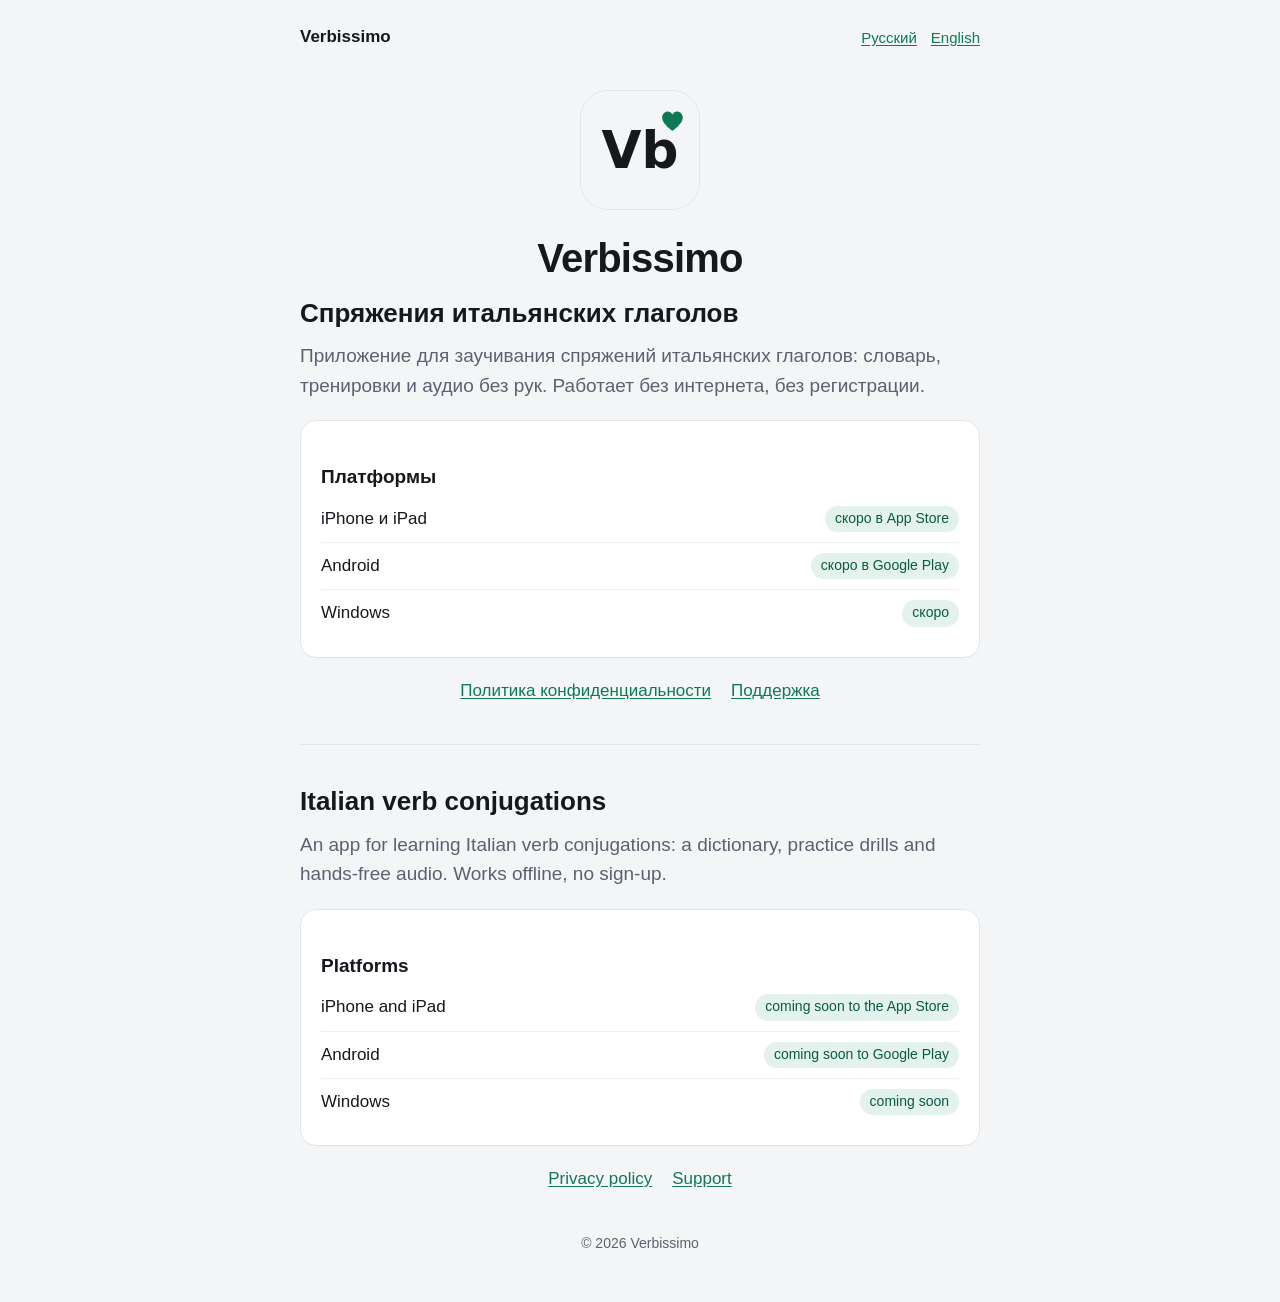
<file: docs/index.html>
<!doctype html>
<html lang="ru">
<head>
<meta charset="utf-8">
<meta name="viewport" content="width=device-width, initial-scale=1">
<title>Verbissimo — итальянские глаголы / Italian verbs</title>
<meta name="description" content="Verbissimo — офлайн-приложение для заучивания спряжений итальянских глаголов. An offline app for learning Italian verb conjugations.">
<meta name="color-scheme" content="light dark">
<link rel="icon" href="assets/icon.svg" type="image/svg+xml">
<link rel="stylesheet" href="assets/site.css">
</head>
<body>
<a class="skip" href="#ru">К содержанию / Skip to content</a>
<div class="wrap">
<header class="top">
  <span class="brand">Verbissimo</span>
  <nav class="langs" aria-label="Язык / Language">
    <a href="#ru" hreflang="ru">Русский</a>
    <a href="#en" hreflang="en" lang="en">English</a>
  </nav>
</header>

<main>
<div class="hero">
  <svg xmlns="http://www.w3.org/2000/svg" viewBox="0 0 160 160" role="img" aria-label="Verbissimo">
    <rect width="160" height="160" fill="#F4F5F7"/>
    <text x="80" y="104" text-anchor="middle" font-family="Space Grotesk, -apple-system, system-ui, Segoe UI, Roboto, sans-serif" font-weight="700" font-size="70" fill="#16181D">Vb</text>
    <path d="M0 6 C0 -2 10 -6 14 2 C18 -6 28 -2 28 6 C28 15 14 24 14 24 C14 24 0 15 0 6 Z" transform="translate(110 30)" fill="#0E7A55"/>
  </svg>
  <h1>Verbissimo</h1>
</div>

<section id="ru" lang="ru" aria-labelledby="ru-title">
  <h2 id="ru-title">Спряжения итальянских глаголов</h2>
  <p class="lead">Приложение для заучивания спряжений итальянских глаголов: словарь, тренировки и аудио без рук. Работает без интернета, без регистрации.</p>
  <div class="card">
    <h3>Платформы</h3>
    <ul class="platforms">
      <li><span>iPhone и iPad</span><span class="badge">скоро в App Store</span></li>
      <li><span>Android</span><span class="badge">скоро в Google Play</span></li>
      <li><span>Windows</span><span class="badge">скоро</span></li>
    </ul>
  </div>
  <p class="links"><a href="privacy/">Политика конфиденциальности</a> <a href="support/">Поддержка</a></p>
</section>

<hr>

<section id="en" lang="en" aria-labelledby="en-title">
  <h2 id="en-title">Italian verb conjugations</h2>
  <p class="lead">An app for learning Italian verb conjugations: a dictionary, practice drills and hands-free audio. Works offline, no sign-up.</p>
  <div class="card">
    <h3>Platforms</h3>
    <ul class="platforms">
      <li><span>iPhone and iPad</span><span class="badge">coming soon to the App Store</span></li>
      <li><span>Android</span><span class="badge">coming soon to Google Play</span></li>
      <li><span>Windows</span><span class="badge">coming soon</span></li>
    </ul>
  </div>
  <p class="links"><a href="privacy/#en">Privacy policy</a> <a href="support/#en">Support</a></p>
</section>
</main>

<footer>© 2026 Verbissimo</footer>
</div>
</body>
</html>
</file>
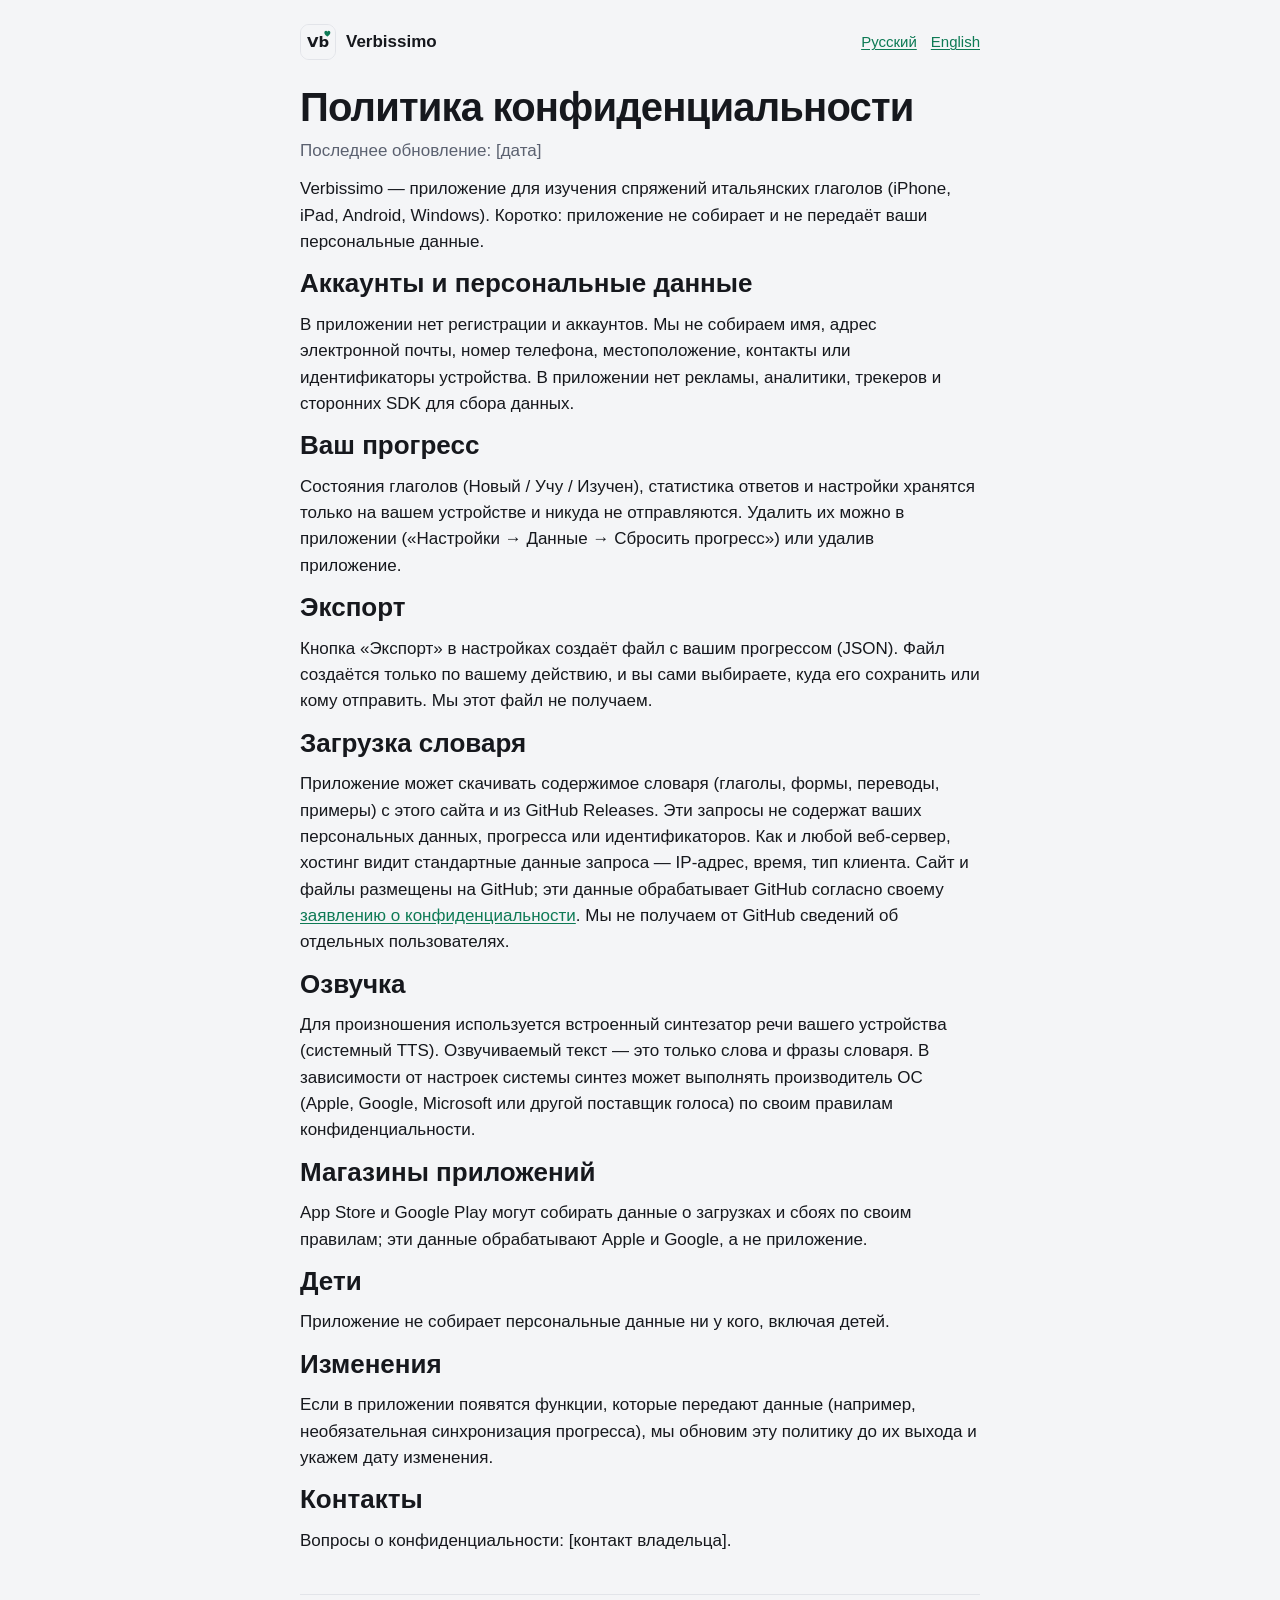
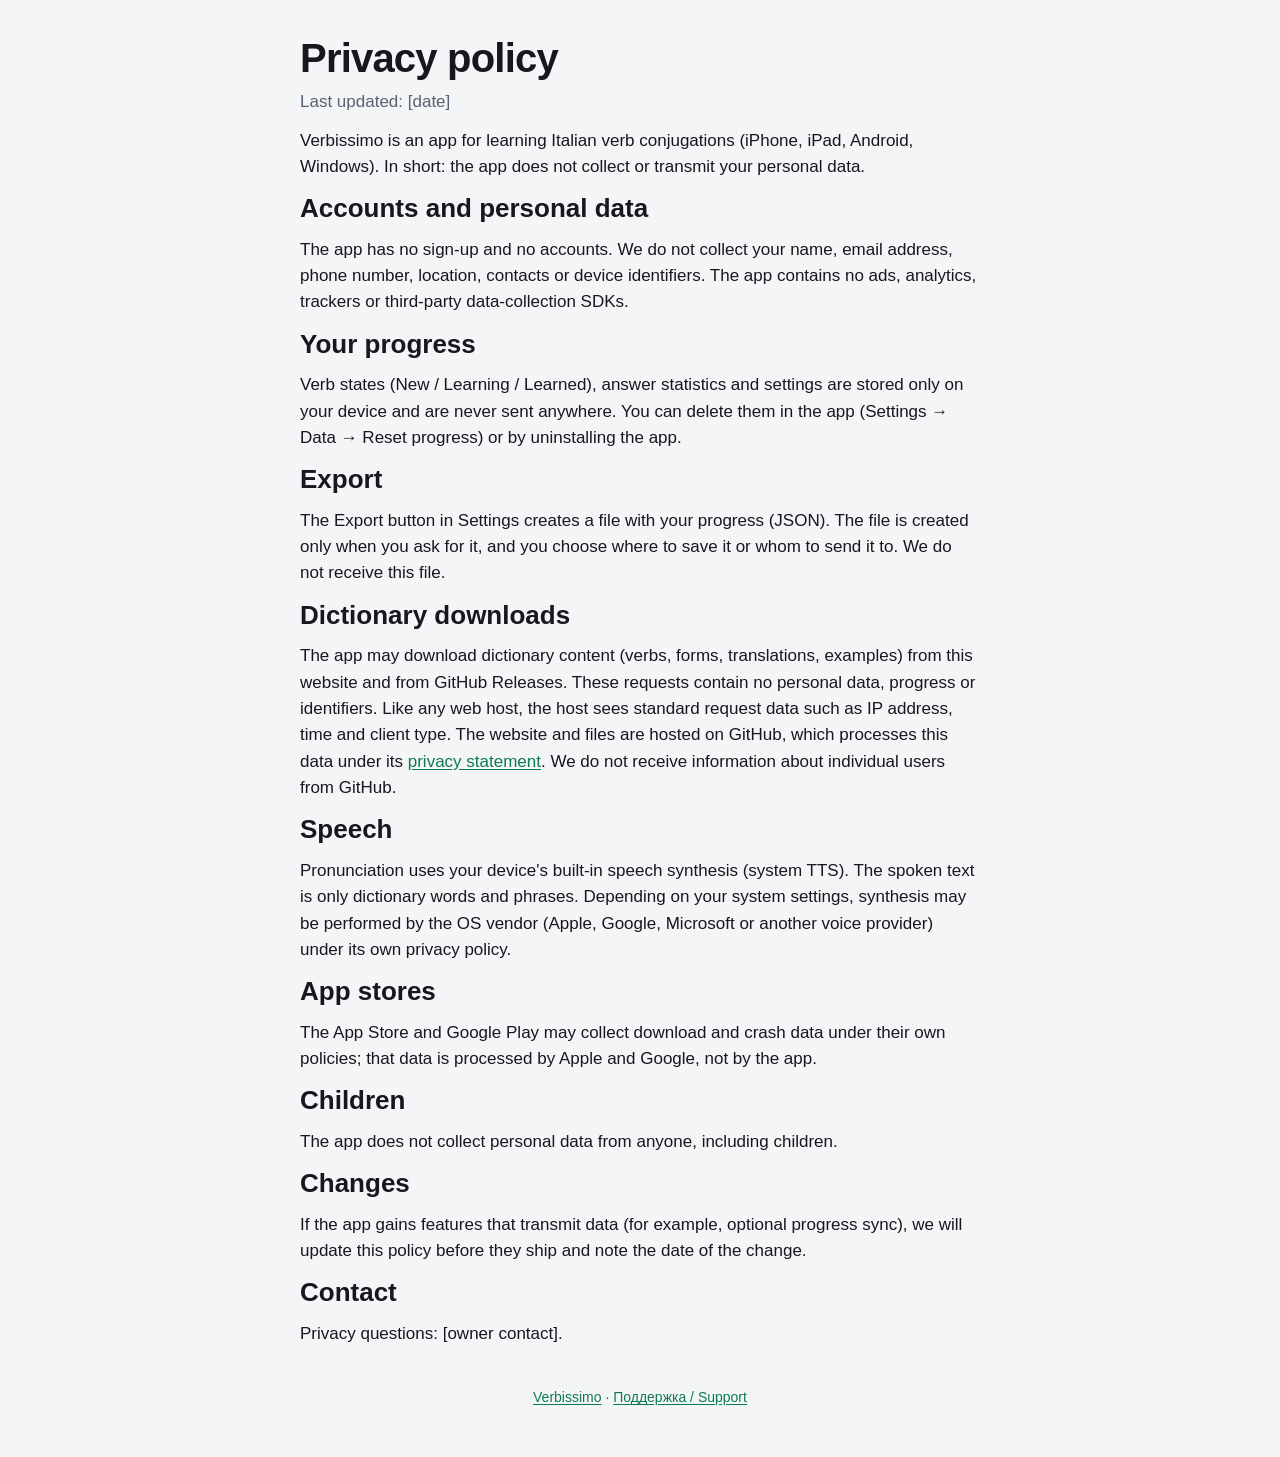
<file: docs/privacy/index.html>
<!doctype html>
<!--
  DRAFT — privacy policy text has NOT been approved by the owner yet.
  Placeholders to fill before publishing: [контакт владельца] / [owner contact], [дата] / [date].
-->
<html lang="ru">
<head>
<meta charset="utf-8">
<meta name="viewport" content="width=device-width, initial-scale=1">
<title>Политика конфиденциальности / Privacy policy — Verbissimo</title>
<meta name="color-scheme" content="light dark">
<link rel="icon" href="../assets/icon.svg" type="image/svg+xml">
<link rel="stylesheet" href="../assets/site.css">
</head>
<body>
<a class="skip" href="#ru">К содержанию / Skip to content</a>
<div class="wrap">
<header class="top">
  <a class="brand" href="../"><svg xmlns="http://www.w3.org/2000/svg" viewBox="0 0 160 160" aria-hidden="true" focusable="false"><rect width="160" height="160" fill="#F4F5F7"/><text x="80" y="104" text-anchor="middle" font-family="Space Grotesk, -apple-system, system-ui, Segoe UI, Roboto, sans-serif" font-weight="700" font-size="70" fill="#16181D">Vb</text><path d="M0 6 C0 -2 10 -6 14 2 C18 -6 28 -2 28 6 C28 15 14 24 14 24 C14 24 0 15 0 6 Z" transform="translate(110 30)" fill="#0E7A55"/></svg>Verbissimo</a>
  <nav class="langs" aria-label="Язык / Language">
    <a href="#ru" hreflang="ru">Русский</a>
    <a href="#en" hreflang="en" lang="en">English</a>
  </nav>
</header>

<main>
<section id="ru" lang="ru" aria-labelledby="ru-title">
  <h1 id="ru-title">Политика конфиденциальности</h1>
  <p class="muted">Последнее обновление: [дата]</p>
  <p>Verbissimo — приложение для изучения спряжений итальянских глаголов (iPhone, iPad, Android, Windows). Коротко: приложение не собирает и не передаёт ваши персональные данные.</p>

  <h2>Аккаунты и персональные данные</h2>
  <p>В приложении нет регистрации и аккаунтов. Мы не собираем имя, адрес электронной почты, номер телефона, местоположение, контакты или идентификаторы устройства. В приложении нет рекламы, аналитики, трекеров и сторонних SDK для сбора данных.</p>

  <h2>Ваш прогресс</h2>
  <p>Состояния глаголов (Новый / Учу / Изучен), статистика ответов и настройки хранятся только на вашем устройстве и никуда не отправляются. Удалить их можно в приложении («Настройки → Данные → Сбросить прогресс») или удалив приложение.</p>

  <h2>Экспорт</h2>
  <p>Кнопка «Экспорт» в настройках создаёт файл с вашим прогрессом (JSON). Файл создаётся только по вашему действию, и вы сами выбираете, куда его сохранить или кому отправить. Мы этот файл не получаем.</p>

  <h2>Загрузка словаря</h2>
  <p>Приложение может скачивать содержимое словаря (глаголы, формы, переводы, примеры) с этого сайта и из GitHub Releases. Эти запросы не содержат ваших персональных данных, прогресса или идентификаторов. Как и любой веб-сервер, хостинг видит стандартные данные запроса — IP-адрес, время, тип клиента. Сайт и файлы размещены на GitHub; эти данные обрабатывает GitHub согласно своему <a href="https://docs.github.com/en/site-policy/privacy-policies/github-general-privacy-statement" hreflang="en">заявлению о конфиденциальности</a>. Мы не получаем от GitHub сведений об отдельных пользователях.</p>

  <h2>Озвучка</h2>
  <p>Для произношения используется встроенный синтезатор речи вашего устройства (системный TTS). Озвучиваемый текст — это только слова и фразы словаря. В зависимости от настроек системы синтез может выполнять производитель ОС (Apple, Google, Microsoft или другой поставщик голоса) по своим правилам конфиденциальности.</p>

  <h2>Магазины приложений</h2>
  <p>App Store и Google Play могут собирать данные о загрузках и сбоях по своим правилам; эти данные обрабатывают Apple и Google, а не приложение.</p>

  <h2>Дети</h2>
  <p>Приложение не собирает персональные данные ни у кого, включая детей.</p>

  <h2>Изменения</h2>
  <p>Если в приложении появятся функции, которые передают данные (например, необязательная синхронизация прогресса), мы обновим эту политику до их выхода и укажем дату изменения.</p>

  <h2>Контакты</h2>
  <p>Вопросы о конфиденциальности: [контакт владельца].</p>
</section>

<hr>

<section id="en" lang="en" aria-labelledby="en-title">
  <h1 id="en-title">Privacy policy</h1>
  <p class="muted">Last updated: [date]</p>
  <p>Verbissimo is an app for learning Italian verb conjugations (iPhone, iPad, Android, Windows). In short: the app does not collect or transmit your personal data.</p>

  <h2>Accounts and personal data</h2>
  <p>The app has no sign-up and no accounts. We do not collect your name, email address, phone number, location, contacts or device identifiers. The app contains no ads, analytics, trackers or third-party data-collection SDKs.</p>

  <h2>Your progress</h2>
  <p>Verb states (New / Learning / Learned), answer statistics and settings are stored only on your device and are never sent anywhere. You can delete them in the app (Settings → Data → Reset progress) or by uninstalling the app.</p>

  <h2>Export</h2>
  <p>The Export button in Settings creates a file with your progress (JSON). The file is created only when you ask for it, and you choose where to save it or whom to send it to. We do not receive this file.</p>

  <h2>Dictionary downloads</h2>
  <p>The app may download dictionary content (verbs, forms, translations, examples) from this website and from GitHub Releases. These requests contain no personal data, progress or identifiers. Like any web host, the host sees standard request data such as IP address, time and client type. The website and files are hosted on GitHub, which processes this data under its <a href="https://docs.github.com/en/site-policy/privacy-policies/github-general-privacy-statement">privacy statement</a>. We do not receive information about individual users from GitHub.</p>

  <h2>Speech</h2>
  <p>Pronunciation uses your device's built-in speech synthesis (system TTS). The spoken text is only dictionary words and phrases. Depending on your system settings, synthesis may be performed by the OS vendor (Apple, Google, Microsoft or another voice provider) under its own privacy policy.</p>

  <h2>App stores</h2>
  <p>The App Store and Google Play may collect download and crash data under their own policies; that data is processed by Apple and Google, not by the app.</p>

  <h2>Children</h2>
  <p>The app does not collect personal data from anyone, including children.</p>

  <h2>Changes</h2>
  <p>If the app gains features that transmit data (for example, optional progress sync), we will update this policy before they ship and note the date of the change.</p>

  <h2>Contact</h2>
  <p>Privacy questions: [owner contact].</p>
</section>
</main>

<footer><a href="../">Verbissimo</a> · <a href="../support/">Поддержка / Support</a></footer>
</div>
</body>
</html>
</file>
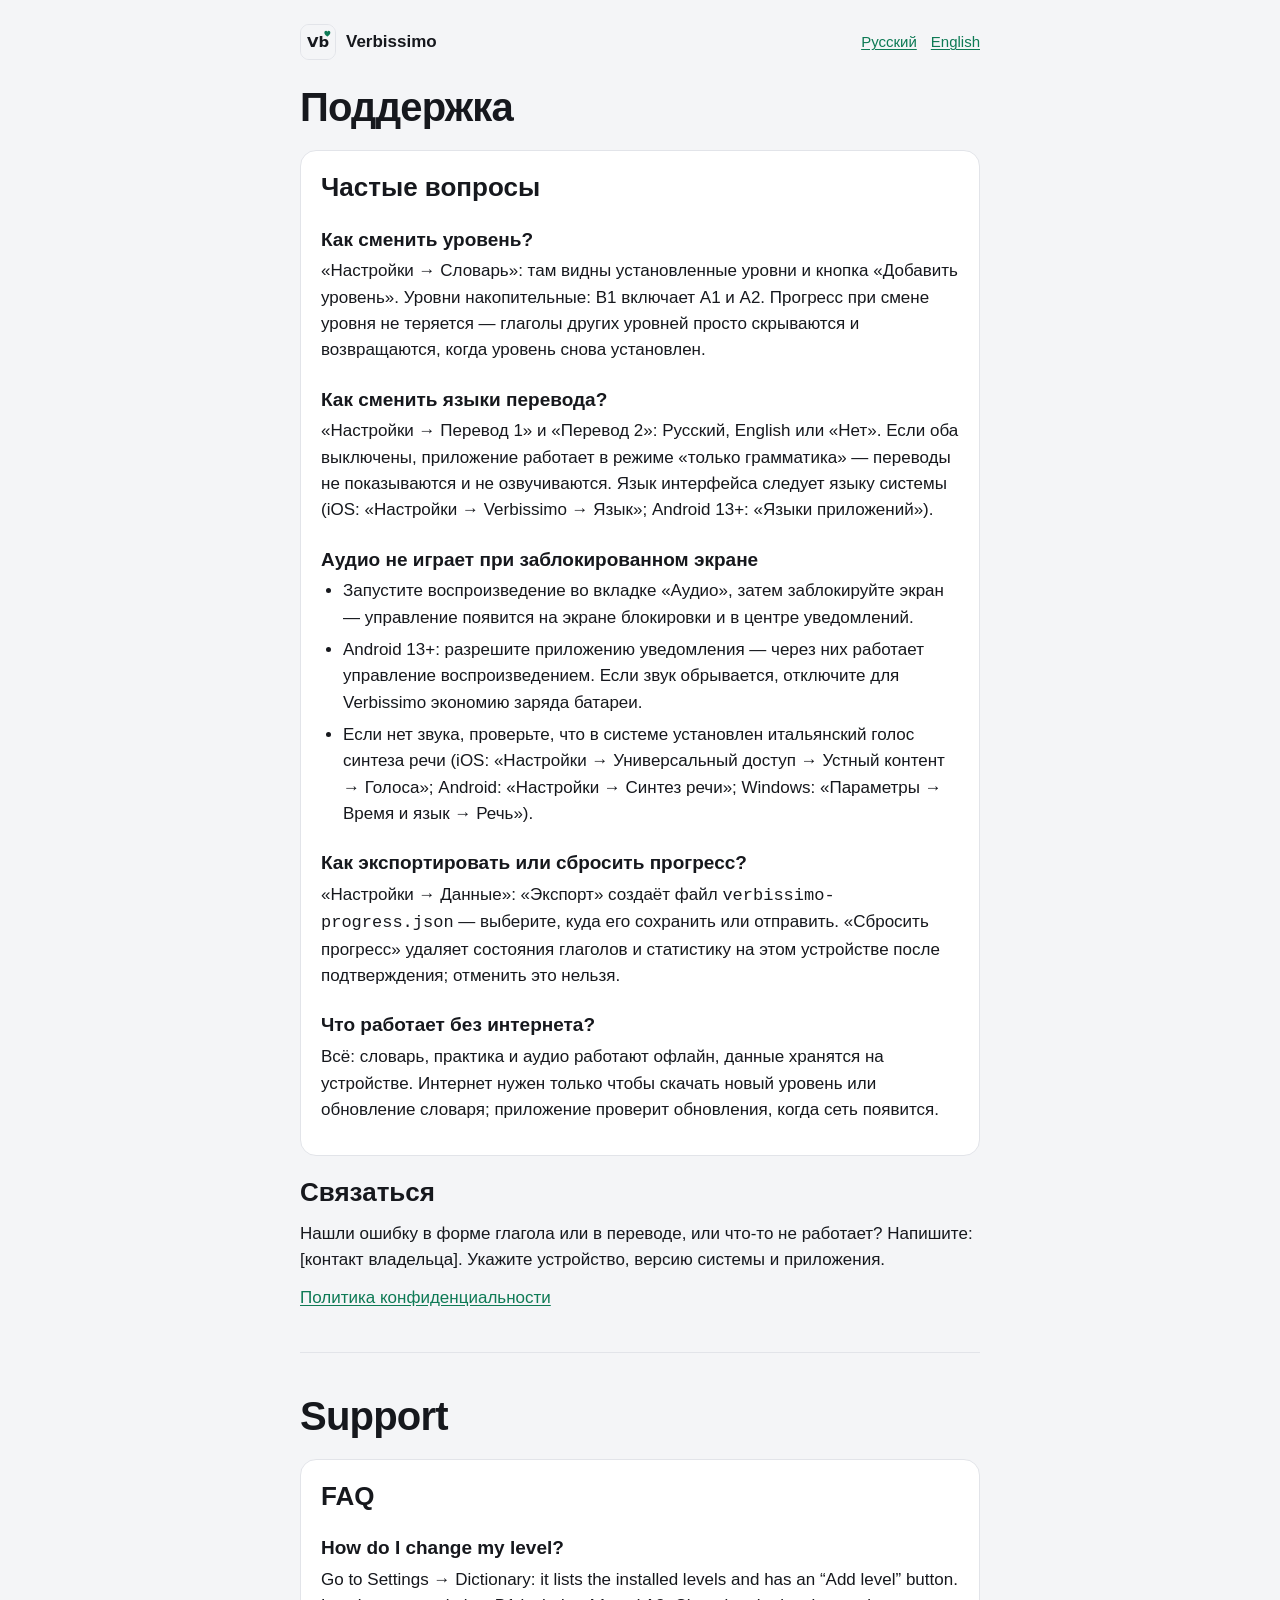
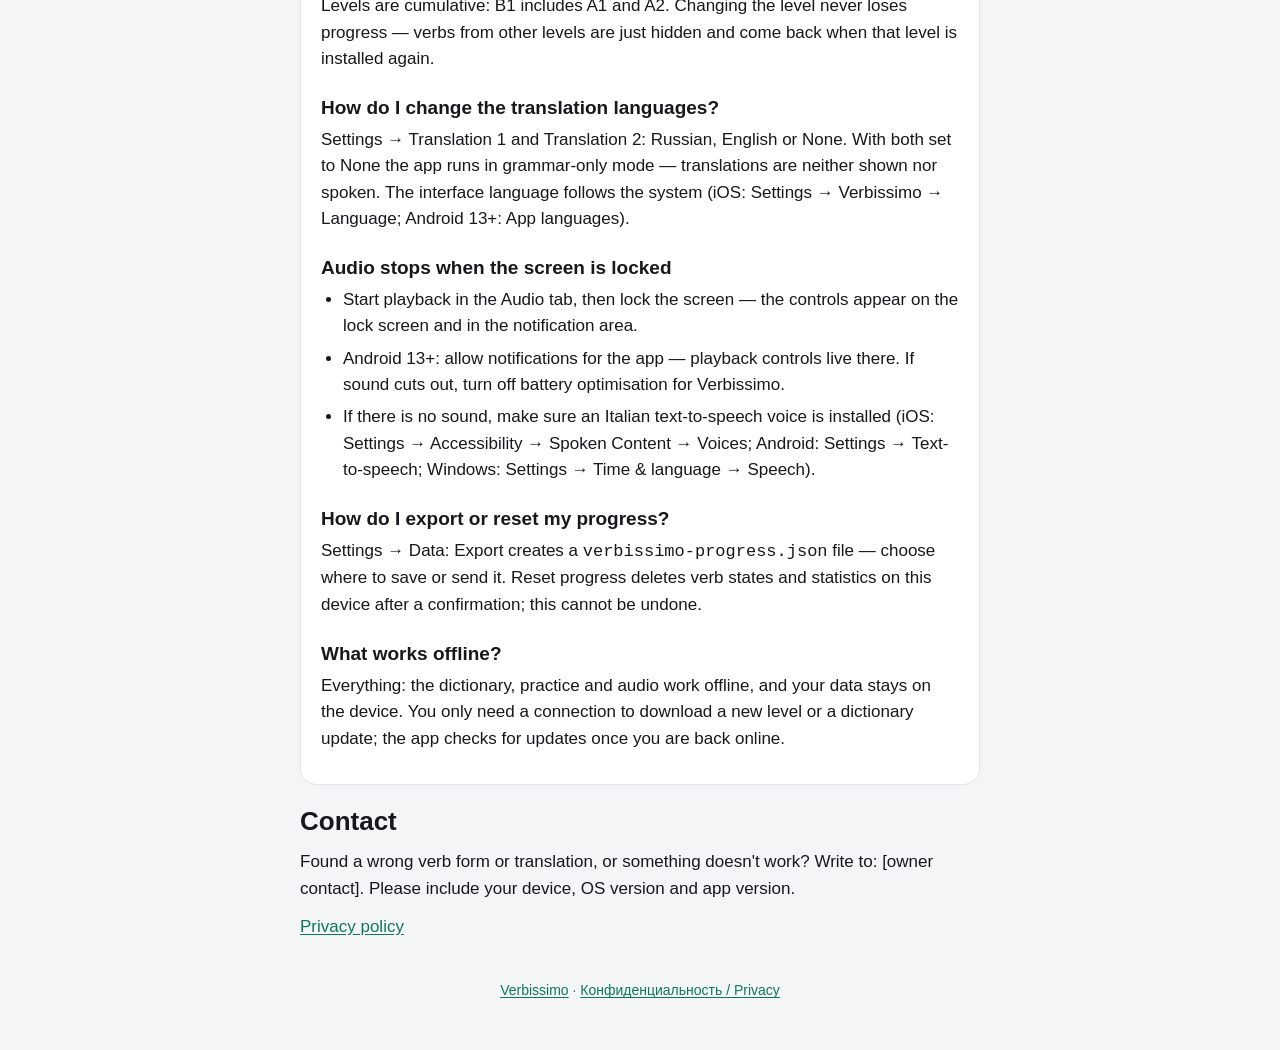
<file: docs/support/index.html>
<!doctype html>
<!--
  DRAFT — support text has NOT been approved by the owner yet.
  Placeholders to fill before publishing: [контакт владельца] / [owner contact].
  The "level" answer describes Settings → Dictionary from phase J (not in the app yet).
-->
<html lang="ru">
<head>
<meta charset="utf-8">
<meta name="viewport" content="width=device-width, initial-scale=1">
<title>Поддержка / Support — Verbissimo</title>
<meta name="color-scheme" content="light dark">
<link rel="icon" href="../assets/icon.svg" type="image/svg+xml">
<link rel="stylesheet" href="../assets/site.css">
</head>
<body>
<a class="skip" href="#ru">К содержанию / Skip to content</a>
<div class="wrap">
<header class="top">
  <a class="brand" href="../"><svg xmlns="http://www.w3.org/2000/svg" viewBox="0 0 160 160" aria-hidden="true" focusable="false"><rect width="160" height="160" fill="#F4F5F7"/><text x="80" y="104" text-anchor="middle" font-family="Space Grotesk, -apple-system, system-ui, Segoe UI, Roboto, sans-serif" font-weight="700" font-size="70" fill="#16181D">Vb</text><path d="M0 6 C0 -2 10 -6 14 2 C18 -6 28 -2 28 6 C28 15 14 24 14 24 C14 24 0 15 0 6 Z" transform="translate(110 30)" fill="#0E7A55"/></svg>Verbissimo</a>
  <nav class="langs" aria-label="Язык / Language">
    <a href="#ru" hreflang="ru">Русский</a>
    <a href="#en" hreflang="en" lang="en">English</a>
  </nav>
</header>

<main>
<section id="ru" lang="ru" aria-labelledby="ru-title">
  <h1 id="ru-title">Поддержка</h1>

  <div class="card">
    <h2>Частые вопросы</h2>

    <h3>Как сменить уровень?</h3>
    <p>«Настройки → Словарь»: там видны установленные уровни и кнопка «Добавить уровень». Уровни накопительные: B1 включает A1 и A2. Прогресс при смене уровня не теряется — глаголы других уровней просто скрываются и возвращаются, когда уровень снова установлен.</p>

    <h3>Как сменить языки перевода?</h3>
    <p>«Настройки → Перевод 1» и «Перевод 2»: Русский, English или «Нет». Если оба выключены, приложение работает в режиме «только грамматика» — переводы не показываются и не озвучиваются. Язык интерфейса следует языку системы (iOS: «Настройки → Verbissimo → Язык»; Android 13+: «Языки приложений»).</p>

    <h3>Аудио не играет при заблокированном экране</h3>
    <ul>
      <li>Запустите воспроизведение во вкладке «Аудио», затем заблокируйте экран — управление появится на экране блокировки и в центре уведомлений.</li>
      <li>Android 13+: разрешите приложению уведомления — через них работает управление воспроизведением. Если звук обрывается, отключите для Verbissimo экономию заряда батареи.</li>
      <li>Если нет звука, проверьте, что в системе установлен итальянский голос синтеза речи (iOS: «Настройки → Универсальный доступ → Устный контент → Голоса»; Android: «Настройки → Синтез речи»; Windows: «Параметры → Время и язык → Речь»).</li>
    </ul>

    <h3>Как экспортировать или сбросить прогресс?</h3>
    <p>«Настройки → Данные»: «Экспорт» создаёт файл <code>verbissimo-progress.json</code> — выберите, куда его сохранить или отправить. «Сбросить прогресс» удаляет состояния глаголов и статистику на этом устройстве после подтверждения; отменить это нельзя.</p>

    <h3>Что работает без интернета?</h3>
    <p>Всё: словарь, практика и аудио работают офлайн, данные хранятся на устройстве. Интернет нужен только чтобы скачать новый уровень или обновление словаря; приложение проверит обновления, когда сеть появится.</p>
  </div>

  <h2>Связаться</h2>
  <p>Нашли ошибку в форме глагола или в переводе, или что-то не работает? Напишите: [контакт владельца]. Укажите устройство, версию системы и приложения.</p>
  <p><a href="../privacy/">Политика конфиденциальности</a></p>
</section>

<hr>

<section id="en" lang="en" aria-labelledby="en-title">
  <h1 id="en-title">Support</h1>

  <div class="card">
    <h2>FAQ</h2>

    <h3>How do I change my level?</h3>
    <p>Go to Settings → Dictionary: it lists the installed levels and has an “Add level” button. Levels are cumulative: B1 includes A1 and A2. Changing the level never loses progress — verbs from other levels are just hidden and come back when that level is installed again.</p>

    <h3>How do I change the translation languages?</h3>
    <p>Settings → Translation 1 and Translation 2: Russian, English or None. With both set to None the app runs in grammar-only mode — translations are neither shown nor spoken. The interface language follows the system (iOS: Settings → Verbissimo → Language; Android 13+: App languages).</p>

    <h3>Audio stops when the screen is locked</h3>
    <ul>
      <li>Start playback in the Audio tab, then lock the screen — the controls appear on the lock screen and in the notification area.</li>
      <li>Android 13+: allow notifications for the app — playback controls live there. If sound cuts out, turn off battery optimisation for Verbissimo.</li>
      <li>If there is no sound, make sure an Italian text-to-speech voice is installed (iOS: Settings → Accessibility → Spoken Content → Voices; Android: Settings → Text-to-speech; Windows: Settings → Time &amp; language → Speech).</li>
    </ul>

    <h3>How do I export or reset my progress?</h3>
    <p>Settings → Data: Export creates a <code>verbissimo-progress.json</code> file — choose where to save or send it. Reset progress deletes verb states and statistics on this device after a confirmation; this cannot be undone.</p>

    <h3>What works offline?</h3>
    <p>Everything: the dictionary, practice and audio work offline, and your data stays on the device. You only need a connection to download a new level or a dictionary update; the app checks for updates once you are back online.</p>
  </div>

  <h2>Contact</h2>
  <p>Found a wrong verb form or translation, or something doesn't work? Write to: [owner contact]. Please include your device, OS version and app version.</p>
  <p><a href="../privacy/#en">Privacy policy</a></p>
</section>
</main>

<footer><a href="../">Verbissimo</a> · <a href="../privacy/">Конфиденциальность / Privacy</a></footer>
</div>
</body>
</html>
</file>
<file: docs/assets/site.css>
/* Verbissimo site — tokens from apps/design/mockup/css/tokens.css. No external fonts. */
:root {
  color-scheme: light dark;
  --bg: #F4F5F7;
  --surface: #FFFFFF;
  --border: #E2E4E9;
  --divider: #EEF0F3;
  --ink: #16181D;
  --muted: #5B6170;
  --accent: #0E7A55;
  --soft-green: #E3F2EB;
  --soft-green-ink: #095C40;
  --font: -apple-system, BlinkMacSystemFont, "Segoe UI", Roboto, "Helvetica Neue", Arial, system-ui, sans-serif;
}
@media (prefers-color-scheme: dark) {
  :root {
    --bg: #0E1013;
    --surface: #181B20;
    --border: #2A2E36;
    --divider: #23272E;
    --ink: #ECEEF2;
    --muted: #9CA3AF;
    --accent: #4CC992;
    --soft-green: #143326;
    --soft-green-ink: #7FDDB0;
  }
}
*, *::before, *::after { box-sizing: border-box; }
html { -webkit-text-size-adjust: 100%; text-size-adjust: 100%; }
body {
  margin: 0;
  background: var(--bg);
  color: var(--ink);
  font: 17px/1.55 var(--font);
}
.wrap { max-width: 720px; margin: 0 auto; padding: 24px 20px 48px; }
a { color: var(--accent); text-underline-offset: 2px; }
a:focus-visible { outline: 2px solid var(--accent); outline-offset: 2px; border-radius: 4px; }
.skip { position: absolute; left: -9999px; }
.skip:focus { left: 12px; top: 12px; background: var(--surface); padding: 8px 12px; border-radius: 8px; }

.top { display: flex; align-items: center; justify-content: space-between; gap: 12px; flex-wrap: wrap; margin-bottom: 24px; }
.brand { display: inline-flex; align-items: center; gap: 10px; color: var(--ink); text-decoration: none; font-weight: 700; }
.brand svg { width: 36px; height: 36px; border-radius: 9px; border: 1px solid var(--border); }
.langs { display: flex; gap: 14px; font-size: 15px; }

.hero { text-align: center; padding: 16px 0 8px; }
.hero svg { width: 120px; height: 120px; border-radius: 28px; border: 1px solid var(--border); }
h1 { font-size: 40px; line-height: 1.15; letter-spacing: -0.02em; margin: 16px 0 8px; }
h2 { font-size: 26px; line-height: 1.25; margin: 0 0 12px; }
h3 { font-size: 19px; line-height: 1.3; margin: 24px 0 6px; }
p, ul { margin: 0 0 12px; }
ul { padding-left: 22px; }
li { margin-bottom: 6px; }
.lead { color: var(--muted); font-size: 19px; }

.card {
  background: var(--surface);
  border: 1px solid var(--border);
  border-radius: 16px;
  padding: 20px;
  margin: 20px 0;
}
.platforms { list-style: none; padding: 0; margin: 0; }
.platforms li { display: flex; justify-content: space-between; gap: 12px; flex-wrap: wrap; padding: 10px 0; border-top: 1px solid var(--divider); margin: 0; }
.platforms li:first-child { border-top: 0; }
.badge { background: var(--soft-green); color: var(--soft-green-ink); border-radius: 999px; padding: 2px 10px; font-size: 14px; white-space: nowrap; }
.links { display: flex; gap: 20px; flex-wrap: wrap; justify-content: center; }
.muted { color: var(--muted); }
hr { border: 0; border-top: 1px solid var(--border); margin: 40px 0; }
footer { color: var(--muted); font-size: 14px; text-align: center; margin-top: 40px; }

@media (max-width: 480px) {
  body { font-size: 16px; }
  h1 { font-size: 32px; }
  h2 { font-size: 23px; }
  .card { padding: 16px; }
}
</file>
